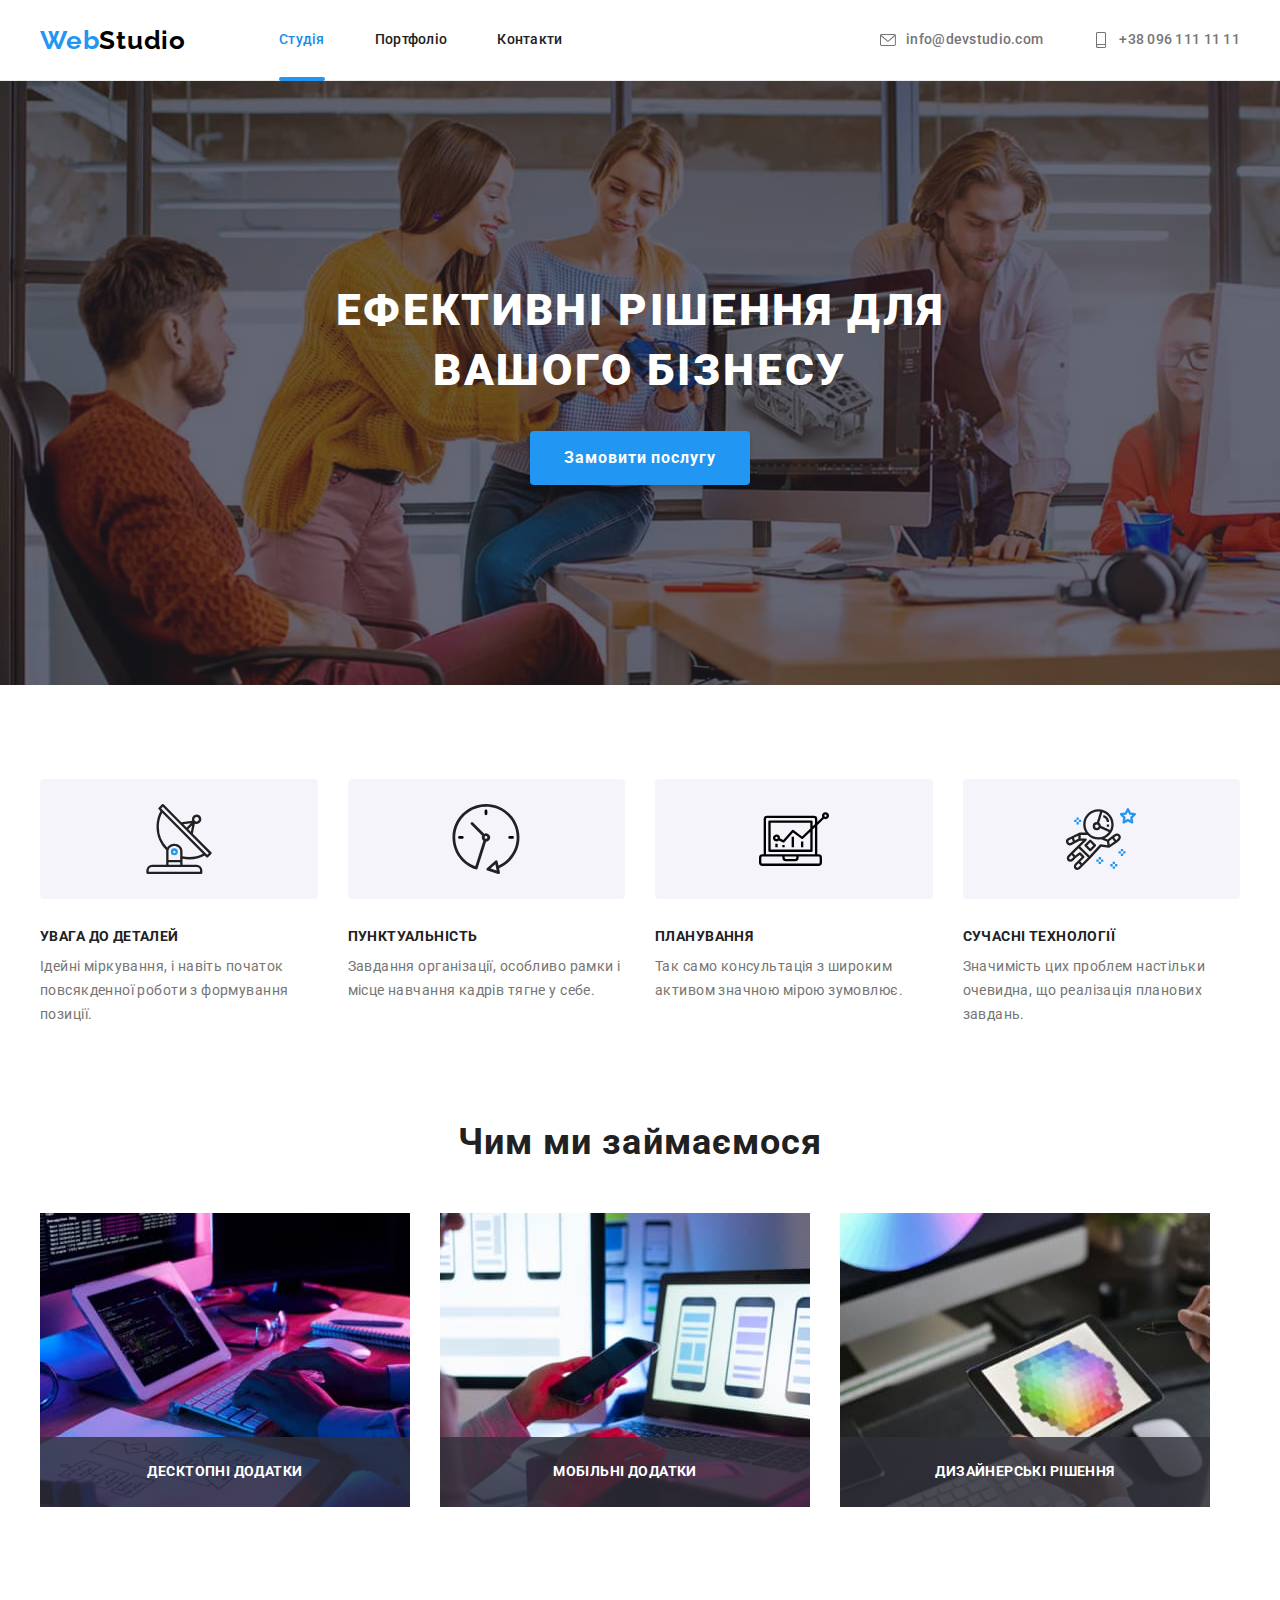
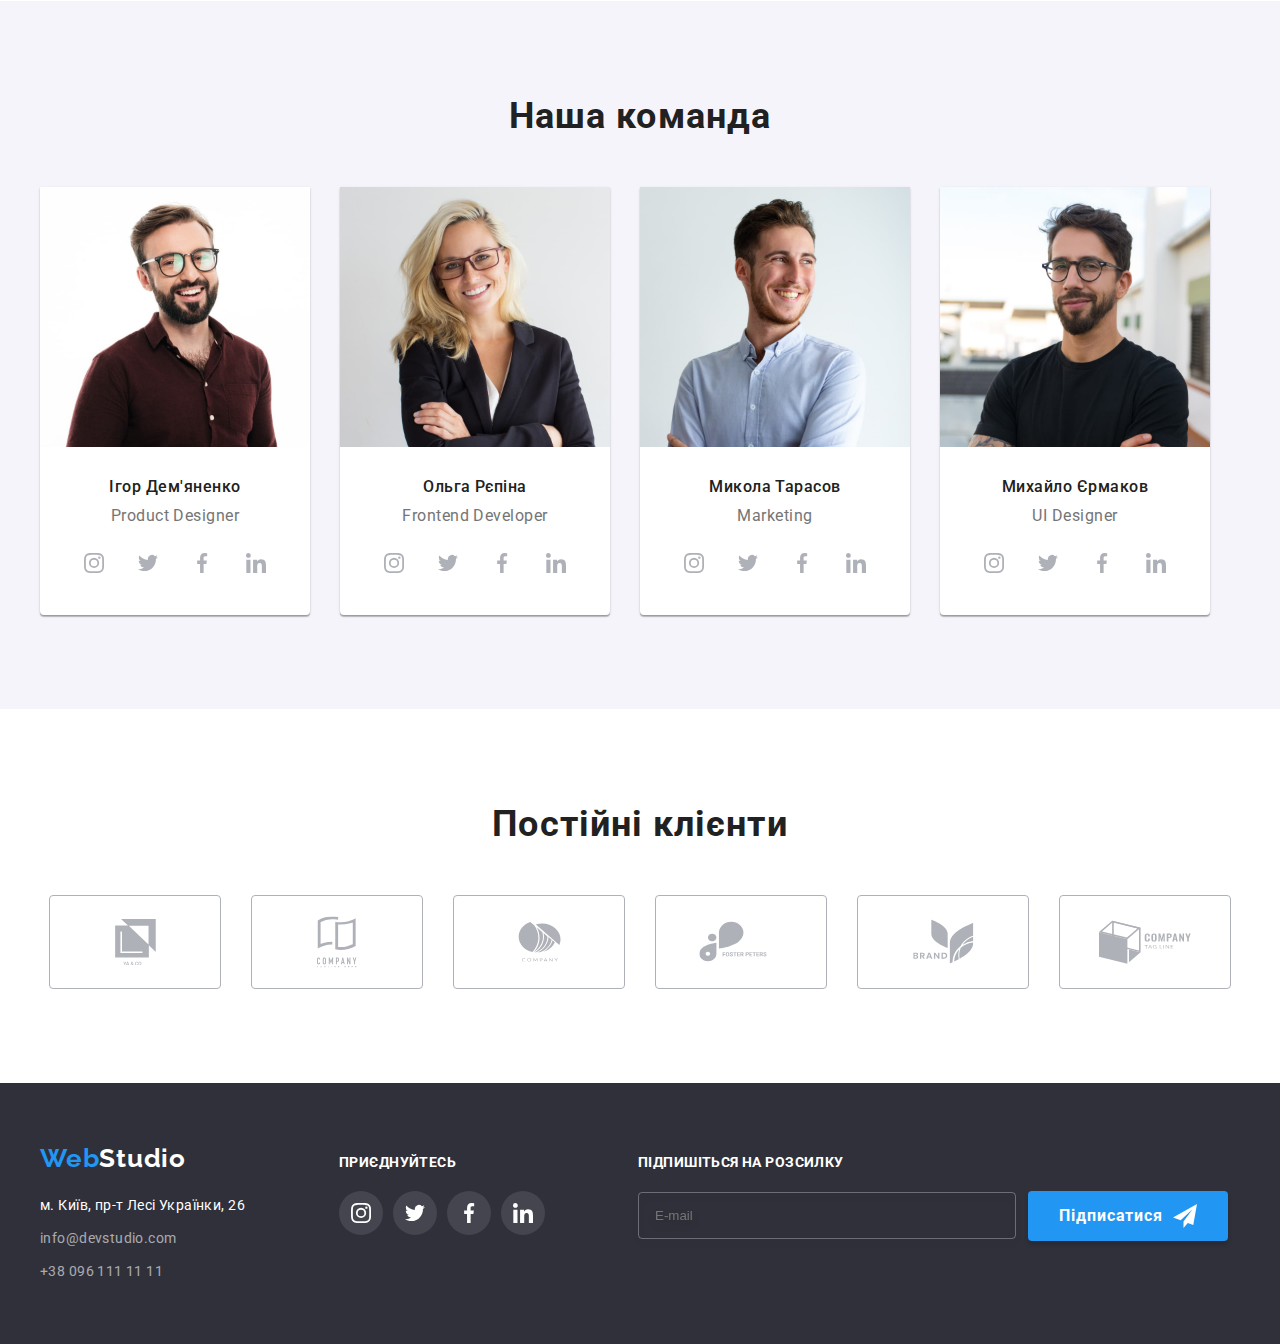
<file: index.html>
<!DOCTYPE html>
<html lang="uk" class="html">
  <head>
    <meta charset="UTF-8" />
    <meta http-equiv="X-UA-Compatible" content="IE=edge" />
    <meta name="viewport" content="width=device-width, initial-scale=1.0" />
    <!-- fonts -->
    <link rel="preconnect" href="https://fonts.googleapis.com" />
    <link rel="preconnect" href="https://fonts.gstatic.com" crossorigin />
    <link
      href="https://fonts.googleapis.com/css2?family=Raleway:wght@700&family=Roboto:wght@400;500;700;900&display=swap"
      rel="stylesheet"
    />
    <!-- normalize -->
    <link
      rel="stylesheet"
      href="https://cdnjs.cloudflare.com/ajax/libs/modern-normalize/1.1.0/modern-normalize.min.css"
      integrity="sha512-wpPYUAdjBVSE4KJnH1VR1HeZfpl1ub8YT/NKx4PuQ5NmX2tKuGu6U/JRp5y+Y8XG2tV+wKQpNHVUX03MfMFn9Q=="
      crossorigin="anonymous"
      referrerpolicy="no-referrer"
    />
    <!-- css -->
    <link rel="stylesheet" href="./css/styles.css" />
    <title>Студія</title>
  </head>
  <body>
    <header class="header">
      <div class="container header-container">
        <nav class="header-nav">
          <a href="./index.html" class="link logo-web" lang="en"
            >Web<span class="logo-studio">Studio</span></a
          >
          <ul class="list header-list">
            <li>
              <a href="#" class="site-nav link current">Студія</a>
            </li>
            <li>
              <a href="./portfolio.html" class="site-nav link">Портфоліо</a>
            </li>
            <li>
              <a href="#" class="site-nav link">Контакти</a>
            </li>
          </ul>
        </nav>
        <ul class="list header-contact">
          <li class="contact-list">
            <a href="mailto:info@devstudio.com" class="contact link"
              ><svg
                viewBox="0 0 32 32"
                class="contact-icon-envelope"
                width="16"
                height="16"
              >
                <use href="./images/symbol-defs.svg#icon-envelope"></use>
              </svg>
              info@devstudio.com</a
            >
          </li>
          <li class="contact-list">
            <a href="tel:+380961111111" class="contact link">
              <svg
                viewBox="0 0 32 32"
                class="contact-icon-smartphone"
                width="16"
                height="16"
              >
                <use href="./images/symbol-defs.svg#icon-smartphone"></use>
              </svg>
              +38 096 111 11 11</a
            >
          </li>
        </ul>
      </div>
    </header>
    <main>
      <section class="background-hero">
        <div class="container">
          <h1 class="title-main">Ефективні рішення для вашого бізнесу</h1>
          <button class="button-order" type="button" data-modal-open>
            Замовити послугу
          </button>
        </div>
      </section>
      <!-- Діяльність -->
      <section class="section-function">
        <div class="container">
          <h2 class="visually-hidden">Діяльність</h2>
          <ul class="list function-container">
            <li class="function-about">
              <div class="function-icon">
                <svg viewBox="0 0 32 32" width="70" height="70">
                  <use href="./images/symbol-defs.svg#icon-antenna"></use>
                </svg>
              </div>
              <h3 class="function-title">Увага до деталей</h3>
              <p class="function-text">
                Ідейні міркування, і навіть початок повсякденної роботи з
                формування позиції.
              </p>
            </li>
            <li class="function-about">
              <div class="function-icon">
                <svg viewBox="0 0 32 32" width="70" height="70">
                  <use href="./images/symbol-defs.svg#icon-clock"></use>
                </svg>
              </div>
              <h3 class="function-title">Пунктуальність</h3>
              <p class="function-text">
                Завдання організації, особливо рамки і місце навчання кадрів
                тягне у себе.
              </p>
            </li>
            <li class="function-about">
              <div class="function-icon">
                <svg viewBox="0 0 32 32" width="70" height="70">
                  <use href="./images/symbol-defs.svg#icon-diagram"></use>
                </svg>
              </div>
              <h3 class="function-title">Планування</h3>
              <p class="function-text">
                Так само консультація з широким активом значною мірою зумовлює.
              </p>
            </li>
            <li class="function-about">
              <div class="function-icon">
                <svg viewBox="0 0 32 32" width="70" height="70">
                  <use href="./images/symbol-defs.svg#icon-astronaut"></use>
                </svg>
              </div>
              <h3 class="function-title">Сучасні технології</h3>
              <p class="function-text">
                Значимість цих проблем настільки очевидна, що реалізація
                планових завдань.
              </p>
            </li>
          </ul>
        </div>
      </section>
      <!-- Чим займаємось -->
      <section class="section-work">
        <div class="container">
          <h2 class="function-section-title">Чим ми займаємося</h2>
          <div>
            <ul class="list work-container">
              <li class="label">
                <div class="label-bg">
                  <p class="label-text">Десктопні додатки</p>
                </div>
                <img
                  src="images/work_one.jpg"
                  width="370"
                  height="294"
                  alt="руки на клавіатурі"
                />
              </li>
              <li class="label">
                <div class="label-bg">
                  <p class="label-text">Мобільні додатки</p>
                </div>
                <img
                  src="images/work_two.jpg"
                  width="370"
                  height="294"
                  alt="телефон в руках"
                />
              </li>
              <li class="label">
                <div class="label-bg">
                  <p class="label-text">Дизайнерські рішення</p>
                </div>
                <img
                  src="images/work_three.jpg"
                  width="370"
                  height="294"
                  alt="планшет та стілус в руках"
                />
              </li>
            </ul>
          </div>
        </div>
      </section>
      <!-- Команда  -->
      <section class="background-team section-team">
        <div class="container">
          <h2 class="team-section-title">Наша команда</h2>
          <ul class="list team-container">
            <li class="background-cards">
              <img
                src="images/team_one.jpg"
                width="270"
                height="260"
                alt="фото співробітника"
              />
              <div class="team-card">
                <h3 class="team-name">Ігор Дем'яненко</h3>
                <p lang="en" class="team-position">Product Designer</p>
                <ul class="worker-social-item list">
                  <li class="social-item">
                    <a href="#" class="social-link link">
                      <svg
                        viewBox="0 0 32 32"
                        class="social-icon"
                        width="20"
                        height="20"
                      >
                        <use
                          href="./images/symbol-defs.svg#icon-instagram"
                        ></use>
                      </svg>
                    </a>
                  </li>
                  <li class="social-item">
                    <a href="#" class="social-link link">
                      <svg
                        viewBox="0 0 32 32"
                        class="social-icon"
                        width="20"
                        height="20"
                      >
                        <use href="./images/symbol-defs.svg#icon-twitter"></use>
                      </svg>
                    </a>
                  </li>
                  <li class="social-item">
                    <a href="#" class="social-link link">
                      <svg
                        viewBox="0 0 32 32"
                        class="social-icon"
                        width="20"
                        height="20"
                      >
                        <use
                          href="./images/symbol-defs.svg#icon-facebook"
                        ></use>
                      </svg>
                    </a>
                  </li>
                  <li class="social-item">
                    <a href="#" class="social-link link">
                      <svg
                        viewBox="0 0 32 32"
                        class="social-icon"
                        width="20"
                        height="20"
                      >
                        <use
                          href="./images/symbol-defs.svg#icon-linkedin"
                        ></use>
                      </svg>
                    </a>
                  </li>
                </ul>
              </div>
            </li>
            <li class="background-cards">
              <img
                src="images/team_two.jpg"
                width="270"
                height="260"
                alt="фото співробітника"
              />
              <div class="team-card">
                <h3 class="team-name">Ольга Рєпіна</h3>
                <p lang="en" class="team-position">Frontend Developer</p>
                <ul class="worker-social-item list">
                  <li class="social-item">
                    <a href="#" class="social-link link">
                      <svg
                        viewBox="0 0 32 32"
                        class="social-icon"
                        width="20"
                        height="20"
                      >
                        <use
                          href="./images/symbol-defs.svg#icon-instagram"
                        ></use>
                      </svg>
                    </a>
                  </li>
                  <li class="social-item">
                    <a href="#" class="social-link link">
                      <svg
                        viewBox="0 0 32 32"
                        class="social-icon"
                        width="20"
                        height="20"
                      >
                        <use href="./images/symbol-defs.svg#icon-twitter"></use>
                      </svg>
                    </a>
                  </li>
                  <li class="social-item">
                    <a href="#" class="social-link link">
                      <svg
                        viewBox="0 0 32 32"
                        class="social-icon"
                        width="20"
                        height="20"
                      >
                        <use
                          href="./images/symbol-defs.svg#icon-facebook"
                        ></use>
                      </svg>
                    </a>
                  </li>
                  <li class="social-item">
                    <a href="#" class="social-link link">
                      <svg
                        viewBox="0 0 32 32"
                        class="social-icon"
                        width="20"
                        height="20"
                      >
                        <use
                          href="./images/symbol-defs.svg#icon-linkedin"
                        ></use>
                      </svg>
                    </a>
                  </li>
                </ul>
              </div>
            </li>
            <li class="background-cards">
              <img
                src="images/team_three.jpg"
                width="270"
                height="260"
                alt="фото співробітника"
              />
              <div class="team-card">
                <h3 class="team-name">Микола Тарасов</h3>
                <p lang="en" class="team-position">Marketing</p>
                <ul class="worker-social-item list">
                  <li class="social-item">
                    <a href="#" class="social-link link">
                      <svg
                        viewBox="0 0 32 32"
                        class="social-icon"
                        width="20"
                        height="20"
                      >
                        <use
                          href="./images/symbol-defs.svg#icon-instagram"
                        ></use>
                      </svg>
                    </a>
                  </li>
                  <li class="social-item">
                    <a href="#" class="social-link link">
                      <svg
                        viewBox="0 0 32 32"
                        class="social-icon"
                        width="20"
                        height="20"
                      >
                        <use href="./images/symbol-defs.svg#icon-twitter"></use>
                      </svg>
                    </a>
                  </li>
                  <li class="social-item">
                    <a href="#" class="social-link link">
                      <svg
                        viewBox="0 0 32 32"
                        class="social-icon"
                        width="20"
                        height="20"
                      >
                        <use
                          href="./images/symbol-defs.svg#icon-facebook"
                        ></use>
                      </svg>
                    </a>
                  </li>
                  <li class="social-item">
                    <a href="#" class="social-link link">
                      <svg
                        viewBox="0 0 32 32"
                        class="social-icon"
                        width="20"
                        height="20"
                      >
                        <use
                          href="./images/symbol-defs.svg#icon-linkedin"
                        ></use>
                      </svg>
                    </a>
                  </li>
                </ul>
              </div>
            </li>
            <li class="background-cards">
              <img
                src="images/team_four.jpg"
                width="270"
                height="260"
                alt="фото співробітника"
              />
              <div class="team-card">
                <h3 class="team-name">Михайло Єрмаков</h3>
                <p lang="en" class="team-position">UI Designer</p>
                <ul class="worker-social-item list">
                  <li class="social-item">
                    <a href="#" class="social-link link">
                      <svg
                        viewBox="0 0 32 32"
                        class="social-icon"
                        width="20"
                        height="20"
                      >
                        <use
                          href="./images/symbol-defs.svg#icon-instagram"
                        ></use>
                      </svg>
                    </a>
                  </li>
                  <li class="social-item">
                    <a href="#" class="social-link link">
                      <svg
                        viewBox="0 0 32 32"
                        class="social-icon"
                        width="20"
                        height="20"
                      >
                        <use href="./images/symbol-defs.svg#icon-twitter"></use>
                      </svg>
                    </a>
                  </li>
                  <li class="social-item">
                    <a href="#" class="social-link link">
                      <svg
                        viewBox="0 0 32 32"
                        class="social-icon"
                        width="20"
                        height="20"
                      >
                        <use
                          href="./images/symbol-defs.svg#icon-facebook"
                        ></use>
                      </svg>
                    </a>
                  </li>
                  <li class="social-item">
                    <a href="#" class="social-link link">
                      <svg
                        viewBox="0 0 32 32"
                        class="social-icon"
                        width="20"
                        height="20"
                      >
                        <use
                          href="./images/symbol-defs.svg#icon-linkedin"
                        ></use>
                      </svg>
                    </a>
                  </li>
                </ul>
              </div>
            </li>
          </ul>
        </div>
      </section>
      <section class="background-client section-client">
        <h2 class="client-section-title">Постійні клієнти</h2>
        <div>
          <ul class="client">
            <li class="client-block list">
              <a href="#" class="client-link link">
                <svg viewBox="0 0 28 32" class="client-icon icon-yaco">
                  <use href="./images/symbol-defs.svg#icon-group_yaco"></use>
                </svg>
              </a>
            </li>
            <li class="client-block list">
              <a href="#" class="client-link link">
                <svg viewBox="0 0 25 32" class="client-icon icon-company">
                  <use href="./images/symbol-defs.svg#icon-group_company"></use>
                </svg>
              </a>
            </li>
            <li class="client-block list">
              <a href="#" class="client-link link">
                <svg viewBox="0 0 34 32" class="client-icon icon-round">
                  <use
                    href="./images/symbol-defs.svg#icon-group_company_round"
                  ></use>
                </svg>
              </a>
            </li>
            <li class="client-block list">
              <a href="#" class="client-link link">
                <svg viewBox="0 0 65 32" class="client-icon icon-foster">
                  <use href="./images/symbol-defs.svg#icon-group_foster"></use>
                </svg>
              </a>
            </li>
            <li class="client-block list">
              <a href="#" class="client-link link">
                <svg viewBox="0 0 43 32" class="client-icon icon-brand">
                  <use href="./images/symbol-defs.svg#icon-group_brand"></use>
                </svg>
              </a>
            </li>
            <li class="client-block list">
              <a href="#" class="client-link link">
                <svg viewBox="0 0 67 32" class="client-icon icon-tag">
                  <use
                    href="./images/symbol-defs.svg#icon-group_tag_line"
                  ></use>
                </svg>
              </a>
            </li>
          </ul>
        </div>
      </section>
    </main>
    <footer class="background">
      <div class="footer-block">
        <div class="footer-container">
          <a href="./index.html" class="link logo-web logo-footer" lang="en"
            >Web<span class="logo-studio-white">Studio</span></a
          >
          <address>
            <ul class="list link">
              <li class="contact-items">
                <a
                  href="https://goo.gl/maps/J7xKTd2fjaT3zvUT8"
                  target="_blank"
                  rel="noopener noreferrer nofollow"
                  class="address link"
                  >м. Київ, пр-т Лесі Українки, 26</a
                >
              </li>
              <li class="contact-items">
                <a href="mailto:info@devstudio.com" class="contact-footer link"
                  >info@devstudio.com</a
                >
              </li>
              <li class="contact-items">
                <a href="tel:+380961111111" class="contact-footer link"
                  >+38 096 111 11 11</a
                >
              </li>
            </ul>
          </address>
        </div>
        <div class="subscribe-social">
          <h3 class="subscribe">приєднуйтесь</h3>
          <ul class="footer-social-item list">
            <li class="footer-item">
              <a href="#" class="footer-link link">
                <svg
                  viewBox="0 0 32 32"
                  class="footer-icon"
                  width="20"
                  height="20"
                >
                  <use href="./images/symbol-defs.svg#icon-instagram"></use>
                </svg>
              </a>
            </li>
            <li class="footer-item">
              <a href="#" class="footer-link link">
                <svg
                  viewBox="0 0 32 32"
                  class="footer-icon"
                  width="20"
                  height="20"
                >
                  <use href="./images/symbol-defs.svg#icon-twitter"></use>
                </svg>
              </a>
            </li>
            <li class="footer-item">
              <a href="#" class="footer-link link">
                <svg
                  viewBox="0 0 32 32"
                  class="footer-icon"
                  width="20"
                  height="20"
                >
                  <use href="./images/symbol-defs.svg#icon-facebook"></use>
                </svg>
              </a>
            </li>
            <li class="footer-item">
              <a href="#" class="footer-link link">
                <svg
                  viewBox="0 0 32 32"
                  class="footer-icon"
                  width="20"
                  height="20"
                >
                  <use href="./images/symbol-defs.svg#icon-linkedin"></use>
                </svg>
              </a>
            </li>
          </ul>
        </div>
        <div class="footer-send">
          <p class="subscribe">Підпишіться на розсилку</p>
          <form class="footer-form">
            <label for="send">
              <input
                type="text"
                name="send"
                id="send"
                placeholder="E-mail"
                class="footer-input"
              />
            </label>
            <button type="submit" class="footer-button">
              Підписатися
              <svg viewBox="0 0 32 32" class="" width="24" height="24">
                <use
                  href="./images/symbol-defs.svg#icon-telegram"
                  class="footer-button-icon"
                ></use>
              </svg>
            </button>
          </form>
        </div>
      </div>
    </footer>
    <div class="backdrop is-hidden" data-modal>
      <div class="modal">
        <button class="modal-close" data-modal-close>
          <svg class="modal-close-icon" width="18" height="18">
            <use href="./images/symbol-defs.svg#icon-close"></use>
          </svg>
        </button>
        <p class="form-title">Залиште свої дані, ми вам передзвонимо</p>
        <form class="modal-form">
          <label for="name" class="modal-label">Ім'я</label>
          <div class="form-item">
            <input type="text" name="name" id="name" class="modal-input" />
            <svg class="modal-form-icon" width="12" height="12">
              <use href="./images/symbol-defs.svg#icon-name"></use>
            </svg>
          </div>
          <label for="tel" class="modal-label">Телефон</label>
          <div class="form-item">
            <input type="tel" name="tel" id="tel" class="modal-input" />
            <svg class="modal-form-icon" width="13" height="13">
              <use href="./images/symbol-defs.svg#icon-tel"></use>
            </svg>
          </div>
          <label for="email" class="modal-label">Пошта</label>
          <div class="form-item">
            <input type="email" name="email" id="email" class="modal-input" />
            <svg class="modal-form-icon" width="15" height=" 12">
              <use href="./images/symbol-defs.svg#icon-mail"></use>
            </svg>
          </div>
          <label for="comment" class="modal-label">Коментар</label>
          <textarea
            name="comment"
            id="comment"
            placeholder="Введіть текст"
            class="modal-comment"
          ></textarea>
          <span class="form-item-agree">
            <input
              type="checkbox"
              id="check"
              name="agree"
              class="form-checkbox visually-hidden"
            />
            <label for="check" class="form-agree">
              <span class="modal-form-check">
                <svg>
                  <use href="./images/symbol-defs.svg#icon-agree"></use>
                </svg>
              </span>
              Погоджуюся з розсилкою та приймаю
              <a href="#" class="form-contract">Умови договору</a>
            </label>
          </span>
          <button type="submit" class="modal-form-button">Відправити</button>
        </form>
      </div>
    </div>
    <script src="./js/modal.js"></script>
  </body>
</html>
</file>
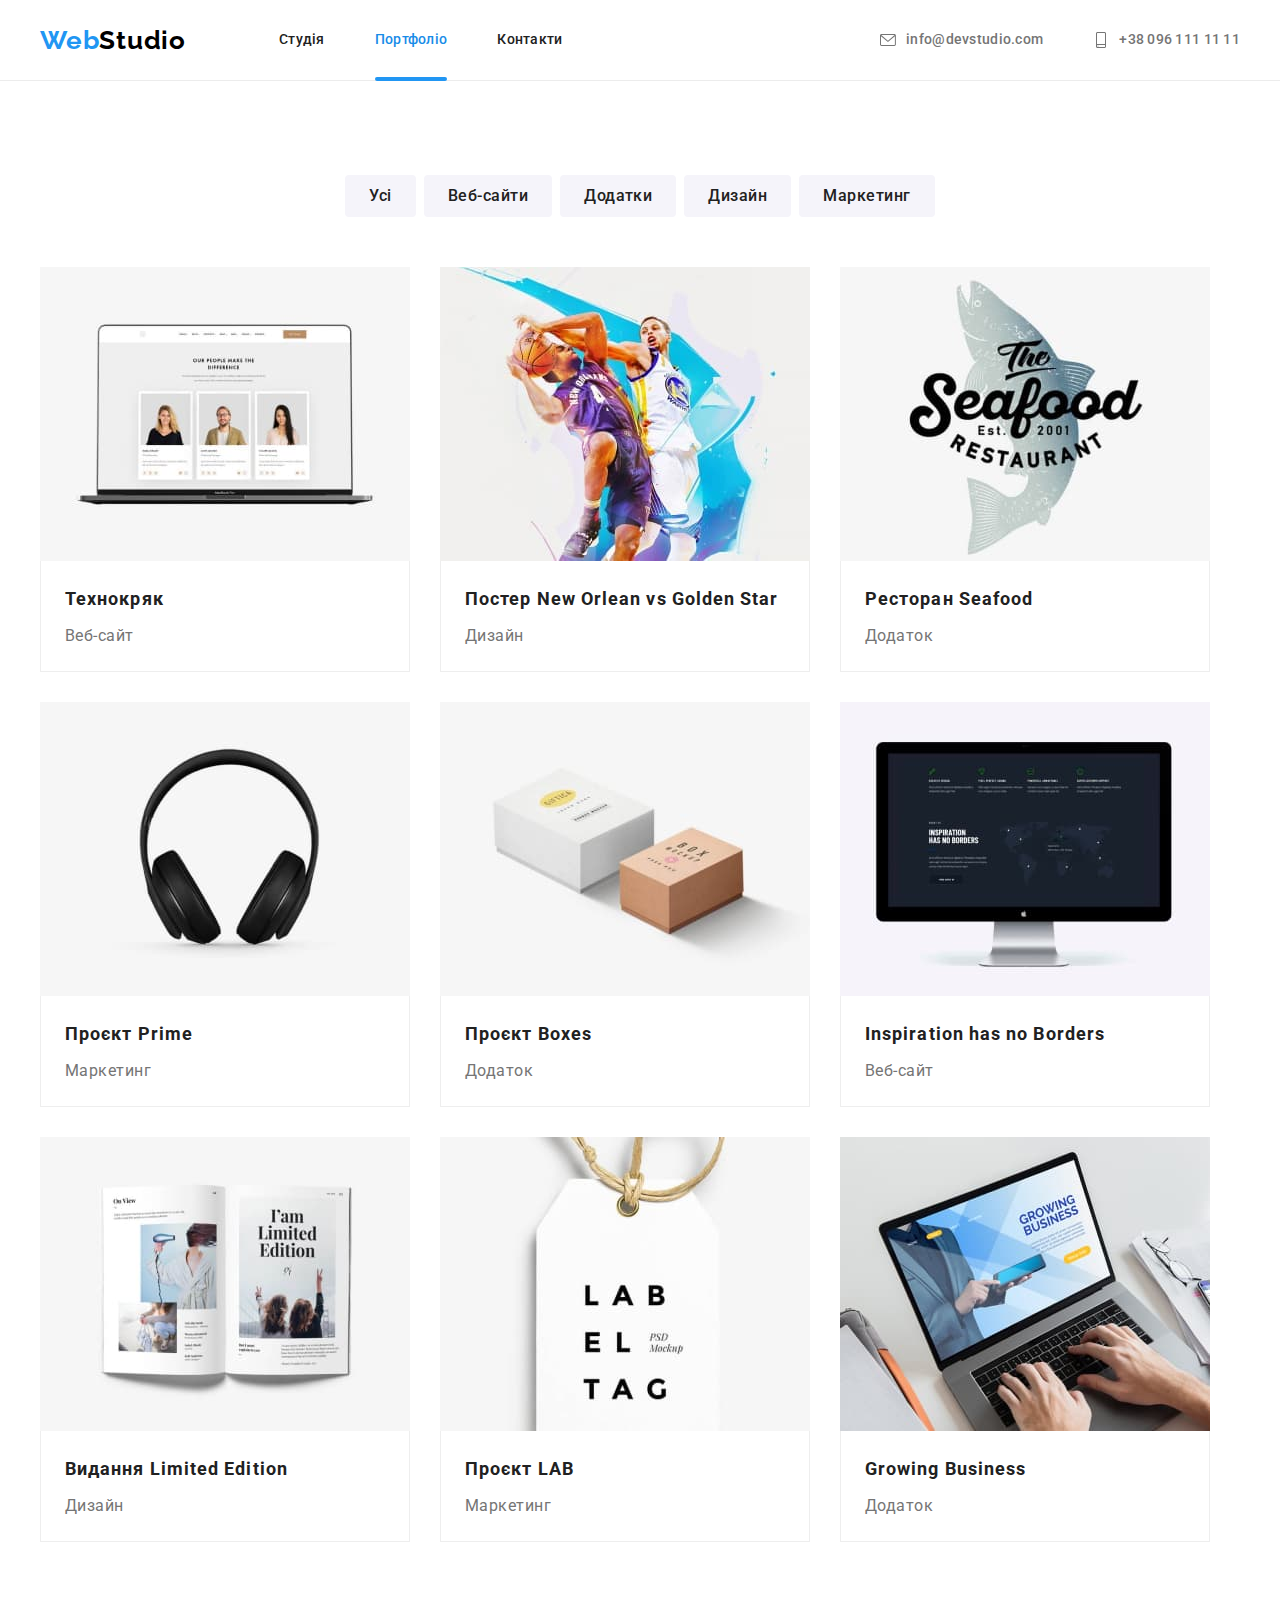
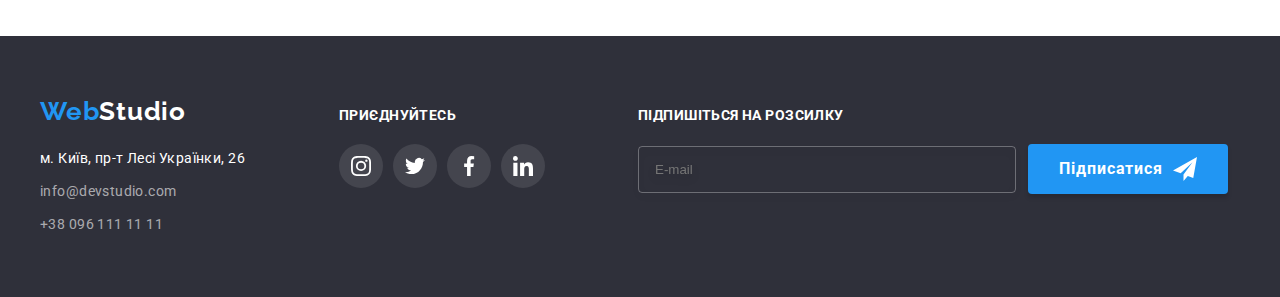
<file: portfolio.html>
<!DOCTYPE html>
<html lang="uk">
  <head>
    <meta charset="UTF-8" />
    <meta http-equiv="X-UA-Compatible" content="IE=edge" />
    <meta name="viewport" content="width=device-width, initial-scale=1.0" />
    <!-- fonts -->
    <link rel="preconnect" href="https://fonts.googleapis.com" />
    <link rel="preconnect" href="https://fonts.gstatic.com" crossorigin />
    <link
      href="https://fonts.googleapis.com/css2?family=Raleway:wght@700&family=Roboto:wght@400;500;700;900&display=swap"
      rel="stylesheet"
    />
    <!-- normalize -->
    <link
      rel="stylesheet"
      href="https://cdnjs.cloudflare.com/ajax/libs/modern-normalize/1.1.0/modern-normalize.min.css"
      integrity="sha512-wpPYUAdjBVSE4KJnH1VR1HeZfpl1ub8YT/NKx4PuQ5NmX2tKuGu6U/JRp5y+Y8XG2tV+wKQpNHVUX03MfMFn9Q=="
      crossorigin="anonymous"
      referrerpolicy="no-referrer"
    />
    <!-- css -->
    <link rel="stylesheet" href="./css/styles.css" />
    <title>Портфоліо</title>
  </head>
  <body>
    <header class="header">
      <div class="container header-container">
        <nav class="header-nav">
          <a href="./index.html" class="link logo-web" lang="en"
            >Web<span class="logo-studio">Studio</span></a
          >
          <ul class="list header-list">
            <li>
              <a href="./index.html" class="site-nav link">Студія</a>
            </li>
            <li>
              <a href="./portfolio.html" class="site-nav link current"
                >Портфоліо</a
              >
            </li>
            <li>
              <a href="#" class="site-nav link">Контакти</a>
            </li>
          </ul>
        </nav>
        <ul class="list header-contact">
          <li class="contact-list">
            <a href="mailto:info@devstudio.com" class="contact link"
              ><svg
                viewBox="0 0 32 32"
                class="contact-icon-envelope"
                width="16"
                height="16"
              >
                <use href="./images/symbol-defs.svg#icon-envelope"></use>
              </svg>
              info@devstudio.com</a
            >
          </li>
          <li class="contact-list">
            <a href="tel:+380961111111" class="contact link">
              <svg
                viewBox="0 0 32 32"
                class="contact-icon-smartphone"
                width="16"
                height="16"
              >
                <use href="./images/symbol-defs.svg#icon-smartphone"></use>
              </svg>
              +38 096 111 11 11</a
            >
          </li>
        </ul>
      </div>
    </header>
    <main>
      <section class="section-portfolio">
        <div class="container">
          <ul class="list filter-container">
            <li><button class="button-filter" type="button">Усі</button></li>
            <li>
              <button class="button-filter" type="button">Веб-сайти</button>
            </li>
            <li>
              <button class="button-filter" type="button">Додатки</button>
            </li>
            <li><button class="button-filter" type="button">Дизайн</button></li>
            <li>
              <button class="button-filter" type="button">Маркетинг</button>
            </li>
          </ul>
          <h1 class="visually-hidden">Портфоліо</h1>
          <ul class="list portfolio-container">
            <li class="portfolio-card">
              <a href="#" class="portfolio-link link">
                <div class="overlay">
                  <img
                    src="./images/tehnocrjak.jpg"
                    alt="відкритий ноутбук з веб-сайтом"
                    width="370"
                    height="294"
                  />
                  <p class="overlay-description">
                    Ресурс пропонує комплексні пропозиції з різним рівнем
                    функціоналу та сервісів. Все це дозволить відвідувачу
                    отримати вичерпні відомості про компанію чи приватну особу.
                  </p>
                </div>
                <div class="portfolio-project">
                  <h2 class="portfolio-title">Технокряк</h2>
                  <p class="portfolio-text">Веб-сайт</p>
                </div>
              </a>
            </li>
            <li class="portfolio-card">
              <a href="#" class="portfolio-link link">
                <div class="overlay">
                  <img
                    src="./images/new_orlean.jpg"
                    alt="два гравці в баскетбол"
                    width="370"
                    height="294"
                  />
                  <p class="overlay-description">
                    Ресурс пропонує комплексні пропозиції з різним рівнем
                    функціоналу та сервісів. Все це дозволить відвідувачу
                    отримати вичерпні відомості про компанію чи приватну особу.
                  </p>
                </div>
                <div class="portfolio-project">
                  <h2 class="portfolio-title">
                    Постер <span lang="en">New Orlean vs Golden Star</span>
                  </h2>
                  <p class="portfolio-text">Дизайн</p>
                </div>
              </a>
            </li>

            <li class="portfolio-card">
              <a href="#" class="portfolio-link link">
                <div class="overlay">
                  <img
                    src="./images/seafood.jpg"
                    alt="лого рибного ресторану"
                    width="370"
                    height="294"
                  />
                  <p class="overlay-description">
                    Ресурс пропонує комплексні пропозиції з різним рівнем
                    функціоналу та сервісів. Все це дозволить відвідувачу
                    отримати вичерпні відомості про компанію чи приватну особу.
                  </p>
                </div>
                <div class="portfolio-project">
                  <h2 class="portfolio-title">
                    Ресторан <span lang="en">Seafood</span>
                  </h2>
                  <p class="portfolio-text">Додаток</p>
                </div>
              </a>
            </li>
            <li class="portfolio-card">
              <a href="#" class="portfolio-link link">
                <div class="overlay">
                  <img
                    src="./images/prime.jpg"
                    alt="навушники"
                    width="370"
                    height="294"
                  />
                  <p class="overlay-description">
                    Ресурс пропонує комплексні пропозиції з різним рівнем
                    функціоналу та сервісів. Все це дозволить відвідувачу
                    отримати вичерпні відомості про компанію чи приватну особу.
                  </p>
                </div>
                <div class="portfolio-project">
                  <h2 class="portfolio-title">
                    Проєкт <span lang="en">Prime</span>
                  </h2>
                  <p class="portfolio-text">Маркетинг</p>
                </div>
              </a>
            </li>
            <li class="portfolio-card">
              <a href="#" class="portfolio-link link">
                <div class="overlay">
                  <img
                    src="./images/boxes.jpg"
                    alt="дві коробочки з написами"
                    width="370"
                    height="294"
                  />
                  <p class="overlay-description">
                    Ресурс пропонує комплексні пропозиції з різним рівнем
                    функціоналу та сервісів. Все це дозволить відвідувачу
                    отримати вичерпні відомості про компанію чи приватну особу.
                  </p>
                </div>
                <div class="portfolio-project">
                  <h2 class="portfolio-title">
                    Проєкт <span lang="en">Boxes</span>
                  </h2>
                  <p class="portfolio-text">Додаток</p>
                </div>
              </a>
            </li>
            <li class="portfolio-card">
              <a href="#" class="portfolio-link link">
                <div class="overlay">
                  <img
                    src="./images/inspiration.jpg"
                    alt="комп'ютерний монітор"
                    width="370"
                    height="294"
                  />
                  <p class="overlay-description">
                    Ресурс пропонує комплексні пропозиції з різним рівнем
                    функціоналу та сервісів. Все це дозволить відвідувачу
                    отримати вичерпні відомості про компанію чи приватну особу.
                  </p>
                </div>
                <div class="portfolio-project">
                  <h2 lang="en" class="portfolio-title">
                    Inspiration has no Borders
                  </h2>
                  <p class="portfolio-text">Веб-сайт</p>
                </div>
              </a>
            </li>
            <li class="portfolio-card">
              <a href="#" class="portfolio-link link">
                <div class="overlay">
                  <img
                    src="./images/limited_edition.jpg"
                    alt="відкрита книга"
                    width="370"
                    height="294"
                  />
                  <p class="overlay-description">
                    Ресурс пропонує комплексні пропозиції з різним рівнем
                    функціоналу та сервісів. Все це дозволить відвідувачу
                    отримати вичерпні відомості про компанію чи приватну особу.
                  </p>
                </div>
                <div class="portfolio-project">
                  <h2 class="portfolio-title">
                    Видання <span lang="en">Limited Edition</span>
                  </h2>
                  <p class="portfolio-text">Дизайн</p>
                </div>
              </a>
            </li>
            <li class="portfolio-card">
              <a href="#" class="portfolio-link link">
                <div class="overlay">
                  <img
                    src="./images/lab.jpg"
                    alt="бірка з написом"
                    width="370"
                    height="294"
                  />
                  <p class="overlay-description">
                    Ресурс пропонує комплексні пропозиції з різним рівнем
                    функціоналу та сервісів. Все це дозволить відвідувачу
                    отримати вичерпні відомості про компанію чи приватну особу.
                  </p>
                </div>
                <div class="portfolio-project">
                  <h2 class="portfolio-title">
                    Проєкт <span lang="en">LAB</span>
                  </h2>
                  <p class="portfolio-text">Маркетинг</p>
                </div>
              </a>
            </li>
            <li class="portfolio-card">
              <a href="#" class="portfolio-link link">
                <div class="overlay">
                  <img
                    src="./images/growing_business.jpg"
                    alt="руки працюють за ноутбуком"
                    width="370"
                    height="294"
                  />
                  <p class="overlay-description">
                    Ресурс пропонує комплексні пропозиції з різним рівнем
                    функціоналу та сервісів. Все це дозволить відвідувачу
                    отримати вичерпні відомості про компанію чи приватну особу.
                  </p>
                </div>
                <div class="portfolio-project">
                  <h2 lang="en" class="portfolio-title">Growing Business</h2>
                  <p class="portfolio-text">Додаток</p>
                </div>
              </a>
            </li>
          </ul>
        </div>
      </section>
    </main>
    <footer class="background">
      <div class="footer-block">
        <div class="footer-container">
          <a href="./index.html" class="link logo-web logo-footer" lang="en"
            >Web<span class="logo-studio-white">Studio</span></a
          >
          <address>
            <ul class="list link">
              <li class="contact-items">
                <a
                  href="https://goo.gl/maps/J7xKTd2fjaT3zvUT8"
                  target="_blank"
                  rel="noopener noreferrer nofollow"
                  class="address link"
                  >м. Київ, пр-т Лесі Українки, 26</a
                >
              </li>
              <li class="contact-items">
                <a href="mailto:info@devstudio.com" class="contact-footer link"
                  >info@devstudio.com</a
                >
              </li>
              <li class="contact-items">
                <a href="tel:+380961111111" class="contact-footer link"
                  >+38 096 111 11 11</a
                >
              </li>
            </ul>
          </address>
        </div>
        <div class="subscribe-social">
          <h3 class="subscribe">приєднуйтесь</h3>
          <ul class="footer-social-item list">
            <li class="footer-item">
              <a href="#" class="footer-link link">
                <svg
                  viewBox="0 0 32 32"
                  class="footer-icon"
                  width="20"
                  height="20"
                >
                  <use href="./images/symbol-defs.svg#icon-instagram"></use>
                </svg>
              </a>
            </li>
            <li class="footer-item">
              <a href="#" class="footer-link link">
                <svg
                  viewBox="0 0 32 32"
                  class="footer-icon"
                  width="20"
                  height="20"
                >
                  <use href="./images/symbol-defs.svg#icon-twitter"></use>
                </svg>
              </a>
            </li>
            <li class="footer-item">
              <a href="#" class="footer-link link">
                <svg
                  viewBox="0 0 32 32"
                  class="footer-icon"
                  width="20"
                  height="20"
                >
                  <use href="./images/symbol-defs.svg#icon-facebook"></use>
                </svg>
              </a>
            </li>
            <li class="footer-item">
              <a href="#" class="footer-link link">
                <svg
                  viewBox="0 0 32 32"
                  class="footer-icon"
                  width="20"
                  height="20"
                >
                  <use href="./images/symbol-defs.svg#icon-linkedin"></use>
                </svg>
              </a>
            </li>
          </ul>
        </div>
        <div class="footer-send">
          <p class="subscribe">Підпишіться на розсилку</p>
          <form class="footer-form">
            <label for="send">
              <input
                type="text"
                name="send"
                id="send"
                placeholder="E-mail"
                class="footer-input"
              />
            </label>
            <button type="submit" class="footer-button">
              Підписатися
              <svg viewBox="0 0 32 32" class="" width="24" height="24">
                <use
                  href="./images/symbol-defs.svg#icon-telegram"
                  class="footer-button-icon"
                ></use>
              </svg>
            </button>
          </form>
        </div>
      </div>
    </footer>
    <div class="backdrop is-hidden" data-modal>
      <div class="modal">
        <button class="modal-close" data-modal-close>
          <svg class="modal-close-icon" width="18" height="18">
            <use href="./images/symbol-defs.svg#icon-close"></use>
          </svg>
        </button>
        <p class="form-title">Залиште свої дані, ми вам передзвонимо</p>
        <form class="modal-form">
          <label for="name" class="modal-label">Ім'я</label>
          <div class="form-item">
            <input type="text" name="name" id="name" class="modal-input" />
            <svg class="modal-form-icon" width="12" height="12">
              <use href="./images/symbol-defs.svg#icon-name"></use>
            </svg>
          </div>
          <label for="tel" class="modal-label">Телефон</label>
          <div class="form-item">
            <input type="tel" name="tel" id="tel" class="modal-input" />
            <svg class="modal-form-icon" width="13" height="13">
              <use href="./images/symbol-defs.svg#icon-tel"></use>
            </svg>
          </div>
          <label for="email" class="modal-label">Пошта</label>
          <div class="form-item">
            <input type="email" name="email" id="email" class="modal-input" />
            <svg class="modal-form-icon" width="15" height=" 12">
              <use href="./images/symbol-defs.svg#icon-mail"></use>
            </svg>
          </div>
          <label for="comment" class="modal-label">Коментар</label>
          <textarea
            name="comment"
            id="comment"
            placeholder="Введіть текст"
            class="modal-comment"
          ></textarea>
          <span class="form-item-agree">
            <input
              type="checkbox"
              id="check"
              name="agree"
              class="form-checkbox visually-hidden"
            />
            <label for="check" class="form-agree">
              <span class="modal-form-check">
                <svg>
                  <use href="./images/symbol-defs.svg#icon-agree"></use>
                </svg>
              </span>
              Погоджуюся з розсилкою та приймаю
              <a href="#" class="form-contract">Умови договору</a>
            </label>
          </span>
          <button type="submit" class="modal-form-button">Відправити</button>
        </form>
      </div>
    </div>
  </body>
</html>
</file>
<file: css/styles.css>
html {
  box-sizing: border-box;
}

*,
*::before,
*::after {
}

p,
h1,
h2,
h3,
h4,
h5,
h6 {
  margin: 0;
}

ul,
ol {
  margin: 0;
  padding-left: 0;
}

button {
  cursor: pointer;
}

address {
  font-style: normal;
}

img {
  display: block;
  max-width: 100%;
}

.list {
  list-style: none;
}

.link {
  text-decoration: none;
}

.visually-hidden {
  position: absolute;
  white-space: nowrap;
  width: 1px;
  height: 1px;
  overflow: hidden;
  border: 0;
  padding: 0;
  clip: rect(0 0 0 0);
  clip-path: inset(50%);
  margin: -1px;
}

:root {
  --main-color: #2196f3;
  --accent-color: #188ce8;
  --secondary-color: #000000;
  --background-color: #ffffff;
  --background-block: #2f303a;
  --background-section: #f5f4fa;
  --background-button: #f5f4fa;
  --white-color: #ffffff;
  --text-color: #757575;
  --text-contact: rgba(255, 255, 255, 0.6);
  --title-color: #212121;
}

body {
  font-family: "Roboto", sans-serif;
  color: var(--text-color);
  background-color: var(--background-color);
  margin: 0;
}

/* ---------HEADER---------- */

.header-list {
  display: flex;
  gap: 50px;
  margin-left: 93px;
}

.header-contact {
  display: flex;
  gap: 50px;
  margin-left: auto;
}

.logo-web {
  font-family: "Raleway";
  font-weight: 700;
  font-size: 26px;
  line-height: 1.19;
  letter-spacing: 0.03em;
  color: var(--main-color);
}

.logo-studio {
  font-family: "Raleway";
  font-weight: 700;
  font-size: 26px;
  line-height: 1.19;
  letter-spacing: 0.03em;
  color: var(--secondary-color);
}

.header-nav {
  display: flex;
  align-items: center;
}

.site-nav {
  display: block;
  font-weight: 500;
  font-size: 14px;
  line-height: 1.14;
  letter-spacing: 0.02em;
  color: var(--title-color);
  padding-top: 32px;
  padding-bottom: 32px;
  transition-property: color;
  transition-duration: 250ms;
  transition-timing-function: cubic-bezier(0.4, 0, 0.2, 1);
}

.site-nav:hover,
.site-nav:focus {
  color: var(--main-color);
}

.current {
  color: var(--accent-color);
  position: relative;
}

.current::after {
  position: absolute;
  display: block;
  bottom: -1px;
  content: " ";
  width: 100%;
  height: 4px;
  background-color: var(--main-color);
  border-radius: 2px;
}

.contact {
  display: flex;
  align-items: center;
  padding-top: 32px;
  padding-bottom: 32px;
  font-style: normal;
  font-weight: 500;
  font-size: 14px;
  line-height: 1.14;
  letter-spacing: 0.02em;
  color: var(--text-color);
  transition-property: color;
  transition-duration: 250ms;
  transition-timing-function: cubic-bezier(0.4, 0, 0.2, 1);
}

.contact-icon-envelope {
  fill: var(--text-color);
  margin-right: 10px;
}

.contact-icon-smartphone {
  fill: var(--text-color);
  margin-right: 10px;
}

.contact:hover,
.contact:focus {
  color: var(--main-color);
}

.contact:hover .contact-icon-envelope,
.contact:focus .contact-icon-envelope,
.contact:hover .contact-icon-smartphone,
.contact:focus .contact-icon-smartphone {
  fill: currentColor;
}

.header-container {
  display: flex;
  align-items: center;
}

.header {
  border-bottom: 1px solid #ececec;
}

.container {
  width: 1200px;
  padding-left: 15px;
  padding-right: 15px;
  margin: 0 auto;
}

/* ---------FOOTER---------- */

.background {
  display: flex;
  background-color: var(--background-block);
  padding-top: 60px;
  padding-bottom: 60px;
}

.footer-block {
  display: flex;
  width: 1200px;
  padding-left: 15px;
  padding-right: 15px;
  margin: 0 auto;
  align-items: baseline;
}

.footer-container {
  margin-right: 94px;
}

.logo-studio-white {
  font-family: "Raleway";
  font-weight: 700;
  font-size: 26px;
  line-height: 1.19;
  letter-spacing: 0.03em;
  color: var(--white-color);
}

.logo-footer {
  display: inline-block;
  margin-bottom: 20px;
}

.address {
  font-style: normal;
  font-weight: 400;
  font-size: 14px;
  line-height: 1.71;
  letter-spacing: 0.03em;
  color: var(--white-color);
  display: inline-block;
}

.footer-link:hover,
.footer-link:focus {
  color: var(--main-color);
}

.contact-footer {
  font-style: normal;
  font-weight: 400;
  font-size: 14px;
  line-height: 1.71;
  letter-spacing: 0.03em;
  color: var(--text-contact);
  display: inline-block;
  transition-property: color;
  transition-duration: 250ms;
  transition-timing-function: cubic-bezier(0.4, 0, 0.2, 1);
}

.contact-footer:hover,
.contact-footer:focus {
  color: var(--main-color);
}

.contact-items:not(:last-child) {
  margin-bottom: 9px;
}

.subscribe-social {
  display: block;
  text-align: left;
}

.subscribe {
  font-weight: 700;
  font-size: 14px;
  line-height: 1.14;
  letter-spacing: 0.03em;
  text-transform: uppercase;
  color: var(--white-color);
  margin-bottom: 20px;
}

.footer-social-item {
  display: flex;
  align-items: center;
  justify-content: center;
}

.footer-link {
  display: flex;
  width: 44px;
  height: 44px;
  background-color: rgba(255, 255, 255, 0.1);
  border-radius: 50%;
  align-items: center;
  justify-content: center;
  transition-property: background;
  transition-duration: 250ms;
  transition-timing-function: cubic-bezier(0.4, 0, 0.2, 1);
}

.footer-icon {
  fill: var(--white-color);
}

.footer-link:hover,
.footer-link:focus {
  background: var(--accent-color);
}

.footer-item:not(:first-child) {
  margin-left: 10px;
}

.footer-send {
  margin-left: 93px;
  align-items: flex-end;
}

.footer-form {
  display: flex;
  align-items: center;
}

.footer-input {
  color: var(--white-color);
  width: 358px;
}

.footer-form label {
  font-weight: 700;
  font-size: 14px;
  line-height: 1.14;
  letter-spacing: 0.03em;
  text-transform: uppercase;
  color: rgba(255, 255, 255, 0.6);
}

.footer-form input {
  margin: 0;
  padding-top: 15px;
  padding-bottom: 15px;
  padding-left: 16px;
  background-color: transparent;
  border: 1px solid rgba(255, 255, 255, 0.3);
  filter: drop-shadow(0px 4px 4px rgba(0, 0, 0, 0.15));
  border-radius: 4px;
}

.footer-button {
  display: flex;
  align-items: center;
  justify-content: center;
  gap: 10px;
  width: 200px;
  height: 50px;
  margin-left: 12px;
  background-color: var(--main-color);
  font-family: inherit;
  font-weight: 700;
  font-size: 16px;
  line-height: 1.88;
  letter-spacing: 0.06em;
  color: var(--white-color);
  padding: 10px 28px;
  box-shadow: 0px 4px 4px rgba(0, 0, 0, 0.15);
  border-radius: 4px;
  border-color: transparent;
  transition-property: background-color;
  transition-duration: 250ms;
  transition-timing-function: cubic-bezier(0.4, 0, 0.2, 1);
}

.footer-button:hover,
.footer-button:focus {
  background-color: var(--accent-color);
}

.footer-button-icon {
  fill: var(--white-color);
}

/* -------MAIN STUDIO------- */

.section-function {
  padding-top: 94px;
  padding-bottom: 47px;
}

.section-work {
  padding-top: 47px;
  padding-bottom: 94px;
}

.section-team {
  padding-top: 94px;
  padding-bottom: 94px;
}

.section-client {
  padding-top: 94px;
  padding-bottom: 94px;
}

.section-portfolio {
  padding-top: 94px;
  padding-bottom: 94px;
}

.background-hero {
  background-color: rgba(196, 196, 196, 1);
  background-image: linear-gradient(
      to right,
      rgba(47, 48, 58, 0.4),
      rgba(47, 48, 58, 0.4)
    ),
    url(../images/hero.jpg);
  background-repeat: no-repeat;
  background-size: cover;
  text-align: center;

  max-width: 1600px;
  margin-left: auto;
  margin-right: auto;
  padding-top: 200px;
  padding-bottom: 200px;
}

.title-main {
  font-weight: 900;
  font-size: 44px;
  line-height: 1.36;
  letter-spacing: 0.06em;
  text-transform: uppercase;
  color: var(--white-color);
  text-align: center;
  max-width: 696px;
  margin-bottom: 30px;
  margin-left: auto;
  margin-right: auto;
}

.button-order {
  background-color: var(--main-color);
  font-family: inherit;
  font-weight: 700;
  font-size: 16px;
  line-height: 1.88;
  letter-spacing: 0.06em;
  color: var(--white-color);
  box-shadow: 0px 4px 4px rgba(0, 0, 0, 0.15);
  padding: 10px 32px;
  border-radius: 4px;
  border-color: transparent;
  transition-property: background-color;
  transition-duration: 250ms;
  transition-timing-function: cubic-bezier(0.4, 0, 0.2, 1);
}

.button-order:focus,
.button-order:hover {
  background-color: var(--accent-color);
}

.function-container {
  display: flex;
  gap: 30px;
}

.function-title {
  font-weight: 700;
  font-size: 14px;
  line-height: 1.14;
  letter-spacing: 0.03em;
  text-transform: uppercase;
  color: var(--title-color);
  margin-bottom: 10px;
}

.function-text {
  font-size: 14px;
  line-height: 1.71;
  letter-spacing: 0.03em;
  color: var(--text-color);
}

.function-section-title {
  font-weight: 700;
  font-size: 36px;
  line-height: 1.17;
  letter-spacing: 0.03em;
  color: var(--title-color);
  text-align: center;
  margin-bottom: 50px;
}

.function-about {
  flex-basis: calc((100% - 90px) / 4);
}

.function-icon {
  display: flex;
  background: var(--background-section);
  height: 120px;
  margin-bottom: 30px;
  border-radius: 4px;

  align-items: center;
  justify-content: center;
}

.team-section-title {
  font-weight: 700;
  font-size: 36px;
  line-height: 1.17;
  letter-spacing: 0.03em;
  color: var(--title-color);
  text-align: center;
  margin-bottom: 50px;
}

.work-container {
  display: flex;
  gap: 30px;
}

.label {
  position: relative;
}

.label-bg {
  position: absolute;
  display: flex;
  align-items: center;
  justify-content: center;
  bottom: 0;
  width: 100%;
  height: 70px;
  background-color: rgba(47, 48, 58, 0.8);
}

.label-text {
  position: absolute;
  font-weight: 700;
  font-size: 14px;
  line-height: 1.14;
  text-align: center;
  letter-spacing: 0.03em;
  text-transform: uppercase;
  color: var(--white-color);
}

.background-team {
  background-color: var(--background-section);
}

.background-cards {
  background-color: var(--background-color);
  border-radius: 0px 0px 4px 4px;
  box-shadow: 0px 1px 3px rgba(0, 0, 0, 0.12), 0px 1px 1px rgba(0, 0, 0, 0.14),
    0px 2px 1px rgba(0, 0, 0, 0.2);
}

.team-container {
  display: flex;
  gap: 30px;
}

.team-card {
  text-align: center;
  padding: 30px 0;
}

.team-name {
  font-weight: 500;
  font-size: 16px;
  line-height: 1.19;
  letter-spacing: 0.03em;
  color: var(--title-color);
  text-align: center;
  margin-bottom: 10px;
}

.team-position {
  font-size: 16px;
  line-height: 1.19;
  letter-spacing: 0.03em;
  color: var(--text-color);
  text-align: center;
  margin-bottom: 16px;
}

.worker-social-item {
  display: flex;
  align-items: center;
  justify-content: center;
}

.social-link {
  display: flex;

  background-color: #ffffff;
  border-radius: 50%;

  width: 44px;
  height: 44px;

  align-items: center;
  justify-content: center;

  transition-property: background-color;
  transition-duration: 250ms;
  transition-timing-function: cubic-bezier(0.4, 0, 0.2, 1);
}

.social-icon {
  fill: #afb1b8;
  transition-property: fill;
  transition-duration: 250ms;
  transition-timing-function: cubic-bezier(0.4, 0, 0.2, 1);
}

.social-link:hover,
.social-link:focus {
  background-color: var(--accent-color);
}

.social-link:hover .social-icon,
.social-link:focus .social-icon {
  fill: var(--white-color);
}

.social-item:not(:first-child) {
  margin-left: 10px;
}

.background-client {
  background-color: var(--background-color);
}

.client-section-title {
  font-weight: 700;
  font-size: 36px;
  line-height: 1.17;
  letter-spacing: 0.03em;
  color: var(--title-color);
  text-align: center;
  margin-bottom: 50px;
}

.client {
  display: flex;
  align-items: center;
  justify-content: center;
}

.client-block:not(:first-child) {
  margin-left: 30px;
}

.client-link {
  display: flex;
  background-color: var(--background-color);
  border: 1px solid #afb1b8;
  border-radius: 4px;
  width: 170px;
  height: 92px;
  align-items: center;
  justify-content: center;
  transition-property: border-color;
  transition-duration: 250ms;
  transition-timing-function: cubic-bezier(0.4, 0, 0.2, 1);
}

.client-link:hover,
.client-link:focus {
  border-color: var(--accent-color);
}

.client-link:hover .client-icon,
.client-link:focus .client-icon {
  fill: var(--accent-color);
}

.client-icon {
  fill: #afb1b8;
  transition-property: fill;
  transition-duration: 250ms;
  transition-timing-function: cubic-bezier(0.4, 0, 0.2, 1);
}

.icon-yaco {
  width: 41px;
  height: 46.7px;
}

.icon-company {
  width: 40px;
  height: 52px;
}

.icon-round {
  width: 43px;
  height: 41px;
}

.icon-foster {
  width: 84px;
  height: 41px;
}

.icon-brand {
  width: 63px;
  height: 45px;
}

.icon-tag {
  width: 94px;
  height: 44px;
}

/* ------MAIN PORTFOLIO----- */

.button-filter {
  cursor: pointer;
  background-color: var(--background-button);
  font-family: inherit;
  font-weight: 500;
  font-size: 16px;
  line-height: 1.62;
  letter-spacing: 0.03em;
  color: var(--title-color);
  padding: 6px 22px;
  border-radius: 4px;
  border-color: transparent;
  transition-property: background-color, color, box-shadow;
  transition-duration: 250ms;
  transition-timing-function: cubic-bezier(0.4, 0, 0.2, 1);
}

.button-filter:hover,
.button-filter:focus {
  background-color: var(--main-color);
  color: var(--white-color);
  box-shadow: 0px 3px 1px rgba(0, 0, 0, 0.1), 0px 1px 2px rgba(0, 0, 0, 0.08),
    0px 2px 2px rgba(0, 0, 0, 0.12);
}

.filter-container {
  display: flex;
  gap: 8px;
  justify-content: center;
  margin-bottom: 50px;
}

.portfolio-title {
  font-weight: 700;
  font-size: 18px;
  line-height: 2;
  letter-spacing: 0.06em;
  color: var(--title-color);
  margin-bottom: 4px;
  transition-property: color;
  transition-duration: 250ms;
  transition-timing-function: cubic-bezier(0.4, 0, 0.2, 1);
}

.portfolio-text {
  font-size: 16px;
  line-height: 1.88;
  letter-spacing: 0.03em;
  color: var(--text-color);
  transition-property: color;
  transition-duration: 250ms;
  transition-timing-function: cubic-bezier(0.4, 0, 0.2, 1);
}

.portfolio-project {
  padding: 20px 24px;
  margin: 0;
  border-right: 1px solid #eeeeee;
  border-bottom: 1px solid #eeeeee;
  border-left: 1px solid #eeeeee;
}

.portfolio-title:focus,
.portfolio-text:focus {
  color: var(--accent-color);
}

.portfolio-container {
  display: flex;
  flex-wrap: wrap;
  max-width: 1170px;
  gap: 30px;
}

.portfolio-card {
  flex-basis: calc((100% - 60px) / 3);
  position: relative;
}

.portfolio-link {
  display: block;
  text-decoration: none;
  transition-property: box-shadow;
  transition-duration: 250ms;
  transition-timing-function: cubic-bezier(0.4, 0, 0.2, 1);
}

.portfolio-link:hover,
.portfolio-link:focus {
  box-shadow: 0px 1px 1px rgba(0, 0, 0, 0.12), 0px 4px 4px rgba(0, 0, 0, 0.06),
    1px 4px 6px rgba(0, 0, 0, 0.16);
}

.overlay {
  position: relative;
  overflow: hidden;
}

.overlay-description {
  position: absolute;
  top: 0;
  height: 100%;
  padding: 63px 24px;
  font-weight: 400;
  font-size: 18px;
  line-height: 1.56;
  letter-spacing: 0.03em;
  color: var(--white-color);
  background-color: rgba(33, 150, 243, 0.9);
  transform: translateY(101%);
  transition-property: transform;
  transition-duration: 250ms;
  transition-timing-function: cubic-bezier(0.4, 0, 0.2, 1);
}

.portfolio-card:hover .overlay-description {
  transform: translateY(0);
}

.backdrop.is-hidden {
  visibility: hidden;
  opacity: 0;
  pointer-events: none;
}

.backdrop.is-hidden .modal {
  transform: translate(-50%, -50%) scale(0);
  opacity: 0.2;
}

.backdrop {
  position: fixed;
  width: 100%;
  height: 100%;
  top: 0;
  background-color: rgba(0, 0, 0, 0.2);
  transition-property: visibility, opacity;
  transition-duration: 250ms;
  transition-timing-function: cubic-bezier(0.4, 0, 0.2, 1);
}

.modal {
  position: absolute;
  top: 50%;
  left: 50%;
  transform: translate(-50%, -50%);
  width: 528px;
  height: 581px;
  background: #ffffff;
  box-shadow: 0px 1px 3px rgba(0, 0, 0, 0.12), 0px 1px 1px rgba(0, 0, 0, 0.14),
    0px 2px 1px rgba(0, 0, 0, 0.2);
  border-radius: 4px;
  padding: 40px;
  transition-property: transform;
  transition-duration: 250ms;
  transition-timing-function: cubic-bezier(0.4, 0, 0.2, 1);
}

.modal-close {
  position: absolute;
  display: flex;
  align-items: center;
  justify-content: center;
  top: 8px;
  right: 8px;
  width: 30px;
  height: 30px;
  border: 1px solid rgba(0, 0, 0, 0.1);
  border-radius: 50%;
  background-color: transparent;
  transition-property: fill;
  transition-duration: 250ms;
  transition-timing-function: cubic-bezier(0.4, 0, 0.2, 1);
}

.modal-close:hover,
.modal-close:focus {
  fill: var(--accent-color);
}

.modal-form {
  display: block;
}

.form-title {
  font-family: inherit;
  font-weight: 700;
  font-size: 20px;
  line-height: 1.15;
  text-align: center;
  letter-spacing: 0.03em;
  margin-bottom: 12px;
  color: var(--title-color);
}

.form-item {
  display: flex;
  position: relative;
  margin-bottom: 10px;
}

.form-item:hover,
.form-item:focus {
  fill: var(--accent-color);
}

.form-item-agree {
  display: flex;
  position: relative;
}

.modal-label {
  display: block;
  font-family: inherit;
  font-weight: 400;
  font-size: 12px;
  line-height: 1.17;
  letter-spacing: 0.01em;
  color: var(--text-color);
  margin-bottom: 4px;
}

.modal-input {
  width: 100%;
  height: 40px;
  border: 1px solid rgba(33, 33, 33, 0.2);
  border-radius: 4px;
  outline: transparent;
  padding-left: 42px;
  transition-property: border-color;
  transition-duration: 250ms;
  transition-timing-function: cubic-bezier(0.4, 0, 0.2, 1);
}

.modal-input:hover,
.modal-input:focus {
  border-color: var(--accent-color);
}

.modal-input:hover + .modal-form-icon,
.modal-input:focus + .modal-form-icon {
  fill: var(--accent-color);
}

.modal-form-icon {
  position: absolute;
  left: 15px;
  top: 50%;
  margin: 0;
  padding: auto;
  transform: translateY(-50%);
  transition-property: fill;
  transition-duration: 250ms;
  transition-timing-function: cubic-bezier(0.4, 0, 0.2, 1);
}

.modal-form-check {
  position: absolute;
  width: 16px;
  height: 15px;
  left: 15px;
  top: 50%;
  margin: 0;
  transform: translateY(-50%);
}

.modal-comment {
  width: 100%;
  height: 120px;
  border: 1px solid rgba(33, 33, 33, 0.2);
  border-radius: 4px;
  outline: transparent;
  padding: 12px 16px;
  resize: none;
  margin-bottom: 20px;
  transition-property: border-color;
  transition-duration: 250ms;
  transition-timing-function: cubic-bezier(0.4, 0, 0.2, 1);
}

.modal-comment:hover,
.modal-comment:focus {
  border-color: var(--accent-color);
}

.modal-comment::placeholder {
  font-size: 12px;
  color: rgba(117, 117, 117, 0.5);
}

.modal-form-check {
  display: flex;
  align-content: center;
  justify-content: center;
  border: 2px solid var(--title-color);
  border-radius: 2px;
  fill: var(--white-color);
  transition-property: background-color, border-color;
  transition-duration: 250ms;
  transition-timing-function: cubic-bezier(0.4, 0, 0.2, 1);
}

.form-checkbox:checked + .form-agree span {
  border-color: var(--accent-color);
  background-color: var(--accent-color);
}

.form-checkbox:focus + .form-agree span {
  border-color: var(--accent-color);
}

.form-agree {
  font-weight: 400;
  font-size: 14px;
  line-height: 1.71;
  letter-spacing: 0.03em;
  color: var(--text-color);
  margin-left: 40px;
}

.form-contract {
  font-weight: 400;
  font-size: 14px;
  line-height: 1.71;
  letter-spacing: 0.03em;
  margin-left: 7px;
  color: var(--main-color);
}

.modal-form-button {
  width: 200px;
  height: 50px;
  background-color: var(--main-color);
  font-family: inherit;
  font-weight: 700;
  font-size: 16px;
  line-height: 1.88;
  letter-spacing: 0.06em;
  color: var(--white-color);
  box-shadow: 0px 4px 4px rgba(0, 0, 0, 0.15);
  border-radius: 4px;
  border-color: transparent;
  position: relative;
  left: 50%;
  transform: translate(-50%, 0);
  margin-top: 30px;
  transition-property: background-color;
  transition-duration: 250ms;
  transition-timing-function: cubic-bezier(0.4, 0, 0.2, 1);
}

.modal-form-button:hover,
.modal-form-button:focus {
  background-color: var(--accent-color);
}
</file>
